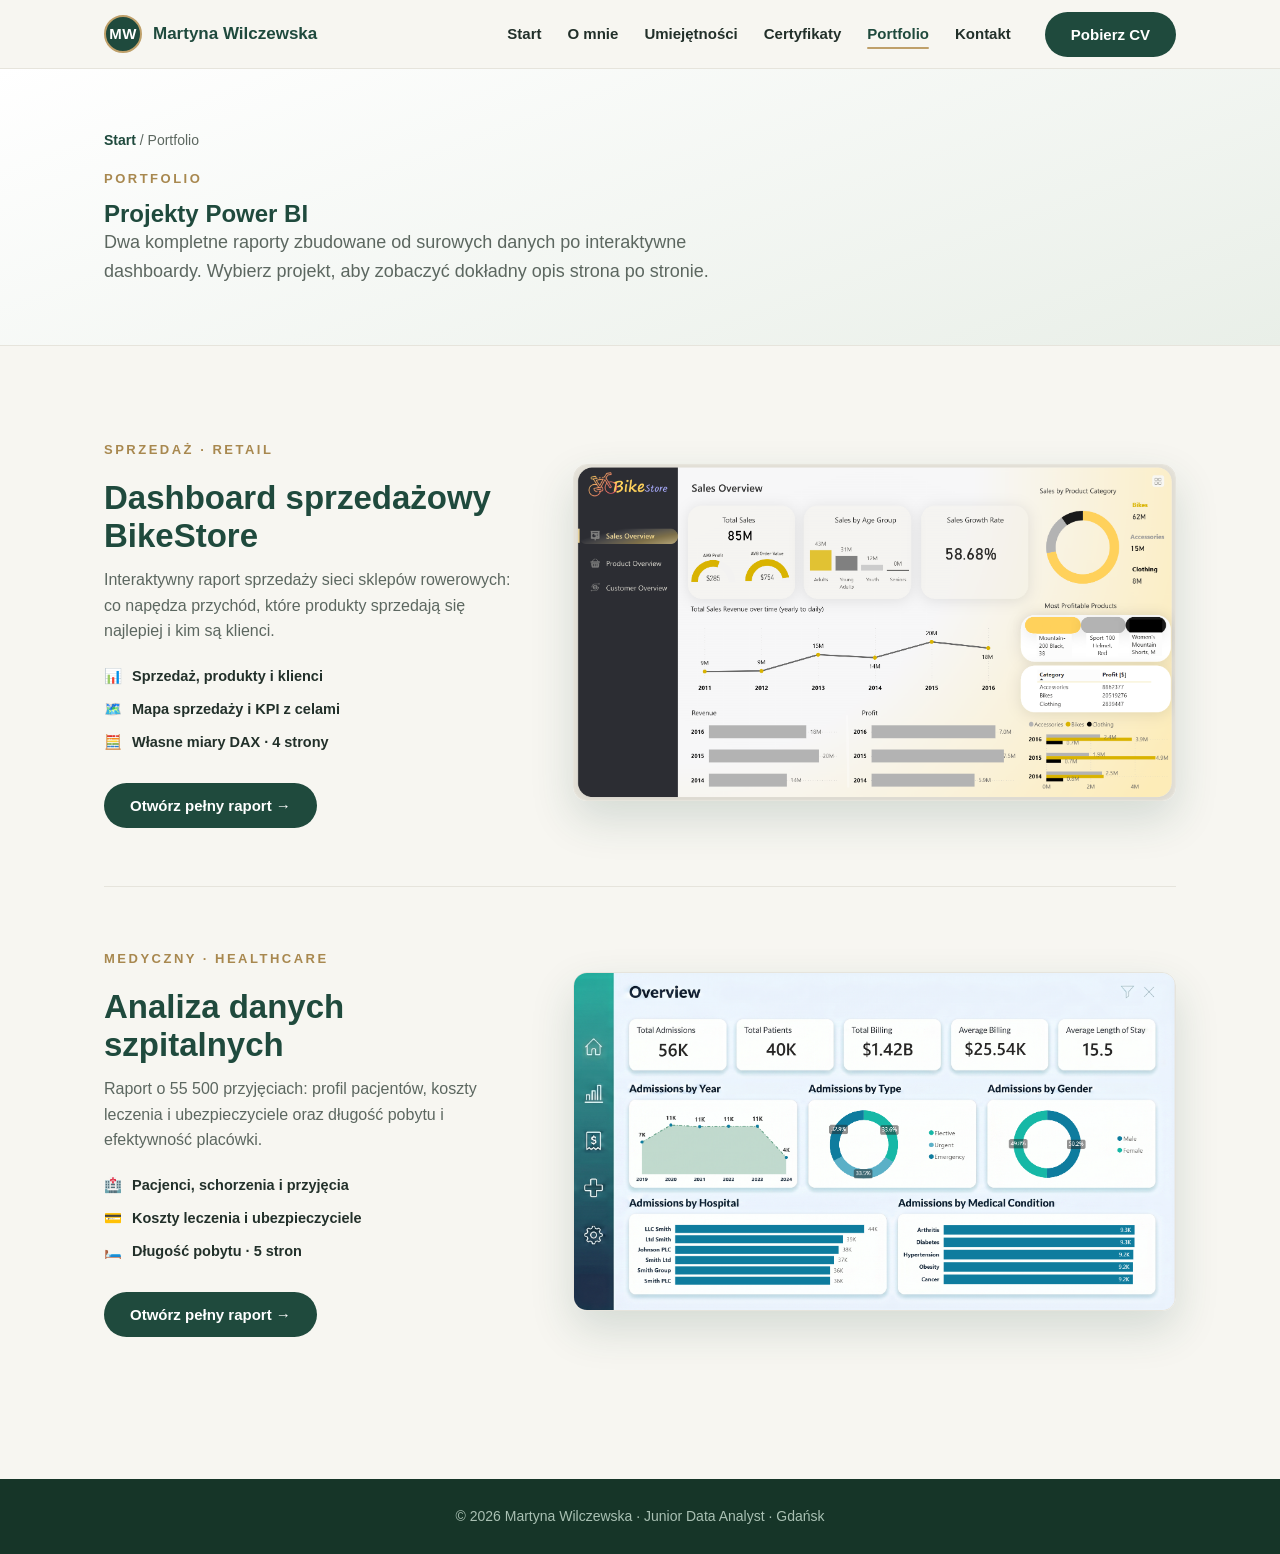
<file: portfolio.html>
<!DOCTYPE html>
<html lang="pl">
<head>
<meta charset="UTF-8">
<meta name="viewport" content="width=device-width, initial-scale=1.0">
<title>Portfolio | Martyna Wilczewska</title>
<meta name="description" content="Portfolio raportów Power BI: dashboard sprzedażowy BikeStore i analiza danych szpitalnych.">
<link rel="stylesheet" href="style.css">
<script>document.documentElement.classList.add('js');</script>
</head>
<body>

<header class="nav">
  <div class="container nav-inner">
    <a class="brand" href="index.html"><span class="logo">MW</span> Martyna Wilczewska</a>
    <button class="burger" aria-label="Menu"><span></span><span></span><span></span></button>
    <ul class="nav-links">
      <li><a href="index.html#start">Start</a></li>
      <li><a href="index.html#o-mnie">O mnie</a></li>
      <li><a href="index.html#umiejetnosci">Umiejętności</a></li>
      <li><a href="index.html#certyfikaty">Certyfikaty</a></li>
      <li><a href="portfolio.html" class="active nav-portfolio">Portfolio</a></li>
      <li><a href="index.html#kontakt">Kontakt</a></li>
      <li class="nav-cta"><a class="btn btn-primary" href="CV_Martyna_Wilczewska.pdf" download>Pobierz CV</a></li>
    </ul>
  </div>
</header>

<section class="page-hero">
  <div class="container">
    <div class="crumbs"><a href="index.html">Start</a> / Portfolio</div>
    <span class="eyebrow">Portfolio</span>
    <h1 class="title">Projekty Power BI</h1>
    <p class="lead">Dwa kompletne raporty zbudowane od surowych danych po interaktywne dashboardy. Wybierz projekt, aby zobaczyć dokładny opis strona po stronie.</p>
  </div>
</section>

<section>
  <div class="container">
    <div class="pf-list">

      <article class="pf-block reveal">
        <div class="pf-text">
          <span class="eyebrow">Sprzedaż · Retail</span>
          <h2>Dashboard sprzedażowy BikeStore</h2>
          <p>Interaktywny raport sprzedaży sieci sklepów rowerowych: co napędza przychód, które produkty sprzedają się najlepiej i kim są klienci.</p>
          <ul class="pf-points">
            <li><span>📊</span> Sprzedaż, produkty i klienci</li>
            <li><span>🗺️</span> Mapa sprzedaży i KPI z celami</li>
            <li><span>🧮</span> Własne miary DAX · 4 strony</li>
          </ul>
          <a class="btn btn-primary" href="raport-bikestore.html">Otwórz pełny raport →</a>
        </div>
        <a class="pf-shot" href="raport-bikestore.html"><img src="img/raport-bikestore/bike-2.png" alt="Dashboard BikeStore: Sales Overview"></a>
      </article>

      <article class="pf-block reveal">
        <div class="pf-text">
          <span class="eyebrow">Medyczny · Healthcare</span>
          <h2>Analiza danych szpitalnych</h2>
          <p>Raport o 55 500 przyjęciach: profil pacjentów, koszty leczenia i ubezpieczyciele oraz długość pobytu i efektywność placówki.</p>
          <ul class="pf-points">
            <li><span>🏥</span> Pacjenci, schorzenia i przyjęcia</li>
            <li><span>💳</span> Koszty leczenia i ubezpieczyciele</li>
            <li><span>🛏️</span> Długość pobytu · 5 stron</li>
          </ul>
          <a class="btn btn-primary" href="raport-medyczny.html">Otwórz pełny raport →</a>
        </div>
        <a class="pf-shot" href="raport-medyczny.html"><img src="img/raport-medyczny/med-2.png" alt="Dashboard medyczny: Overview"></a>
      </article>

    </div>
  </div>
</section>

<footer class="footer">
  <div class="container">© <span data-year></span> Martyna Wilczewska · Junior Data Analyst · Gdańsk</div>
</footer>

<script src="script.js"></script>
</body>
</html>
</file>
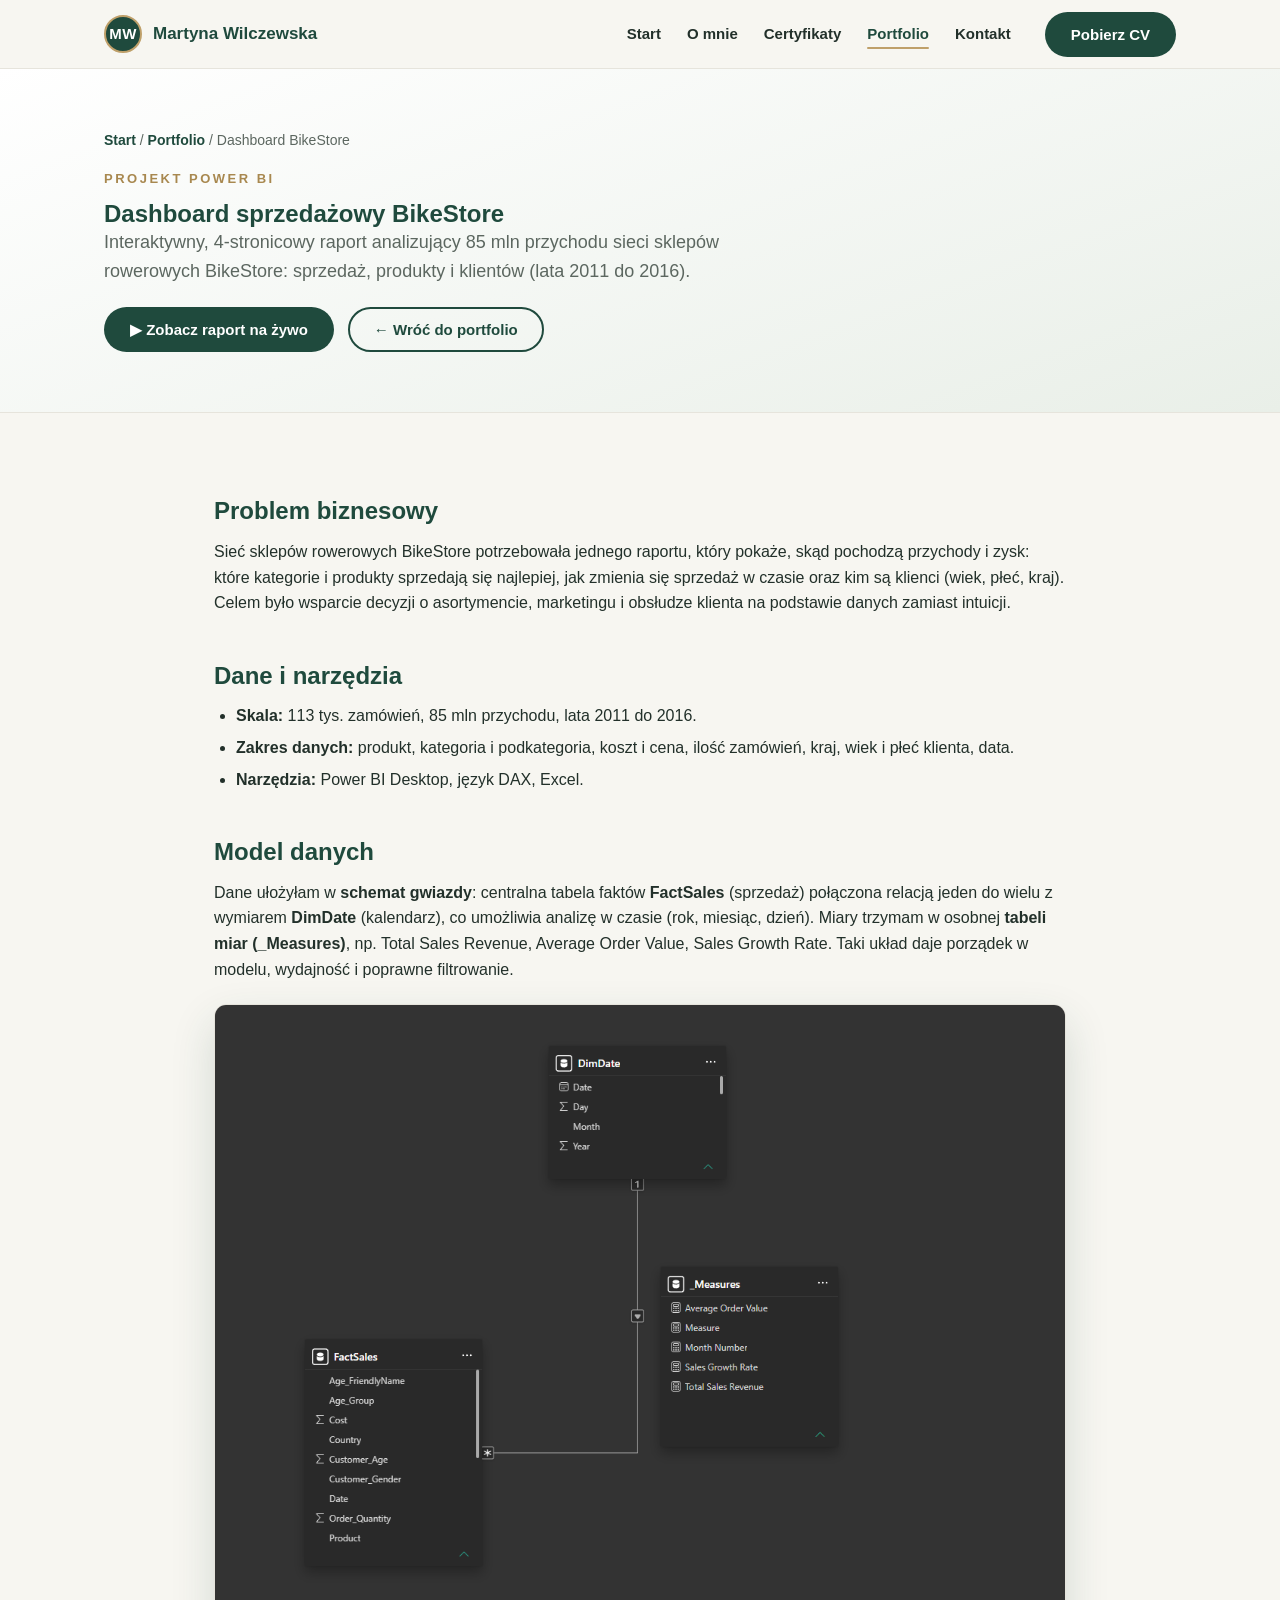
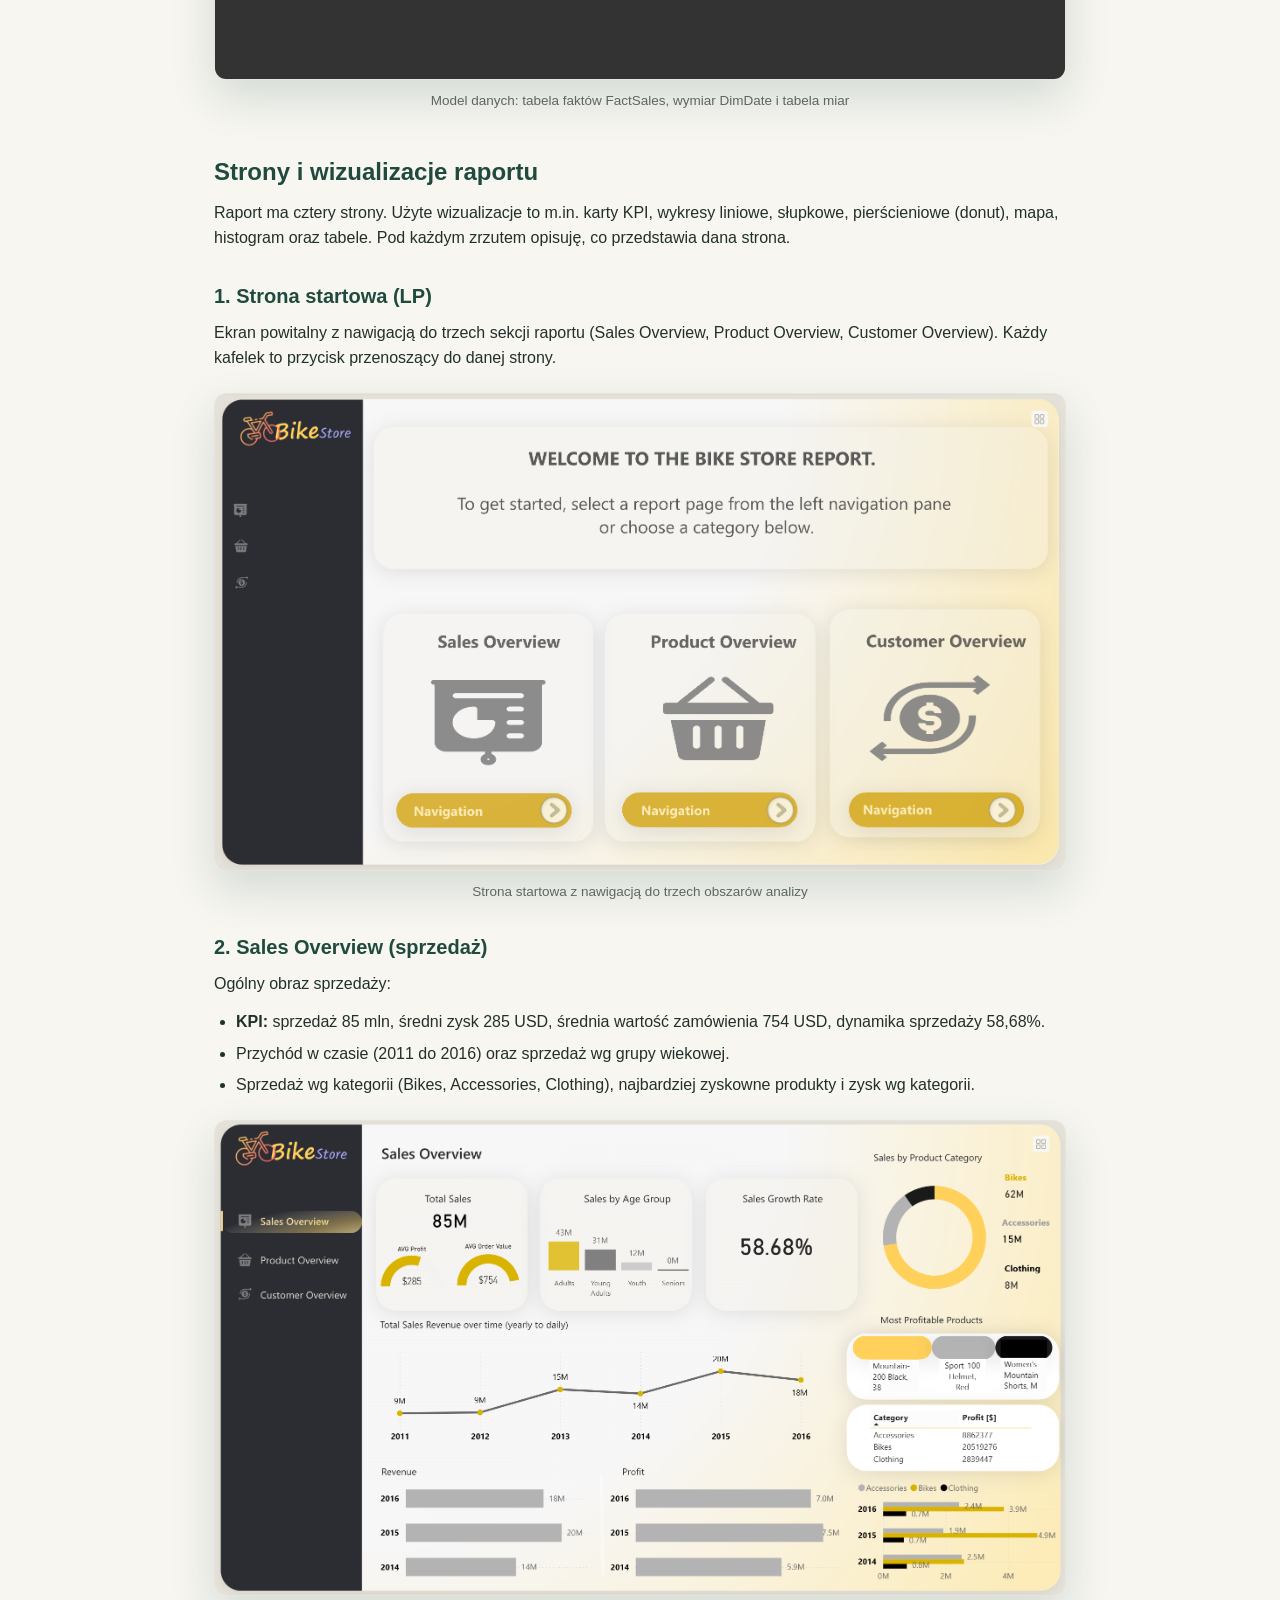
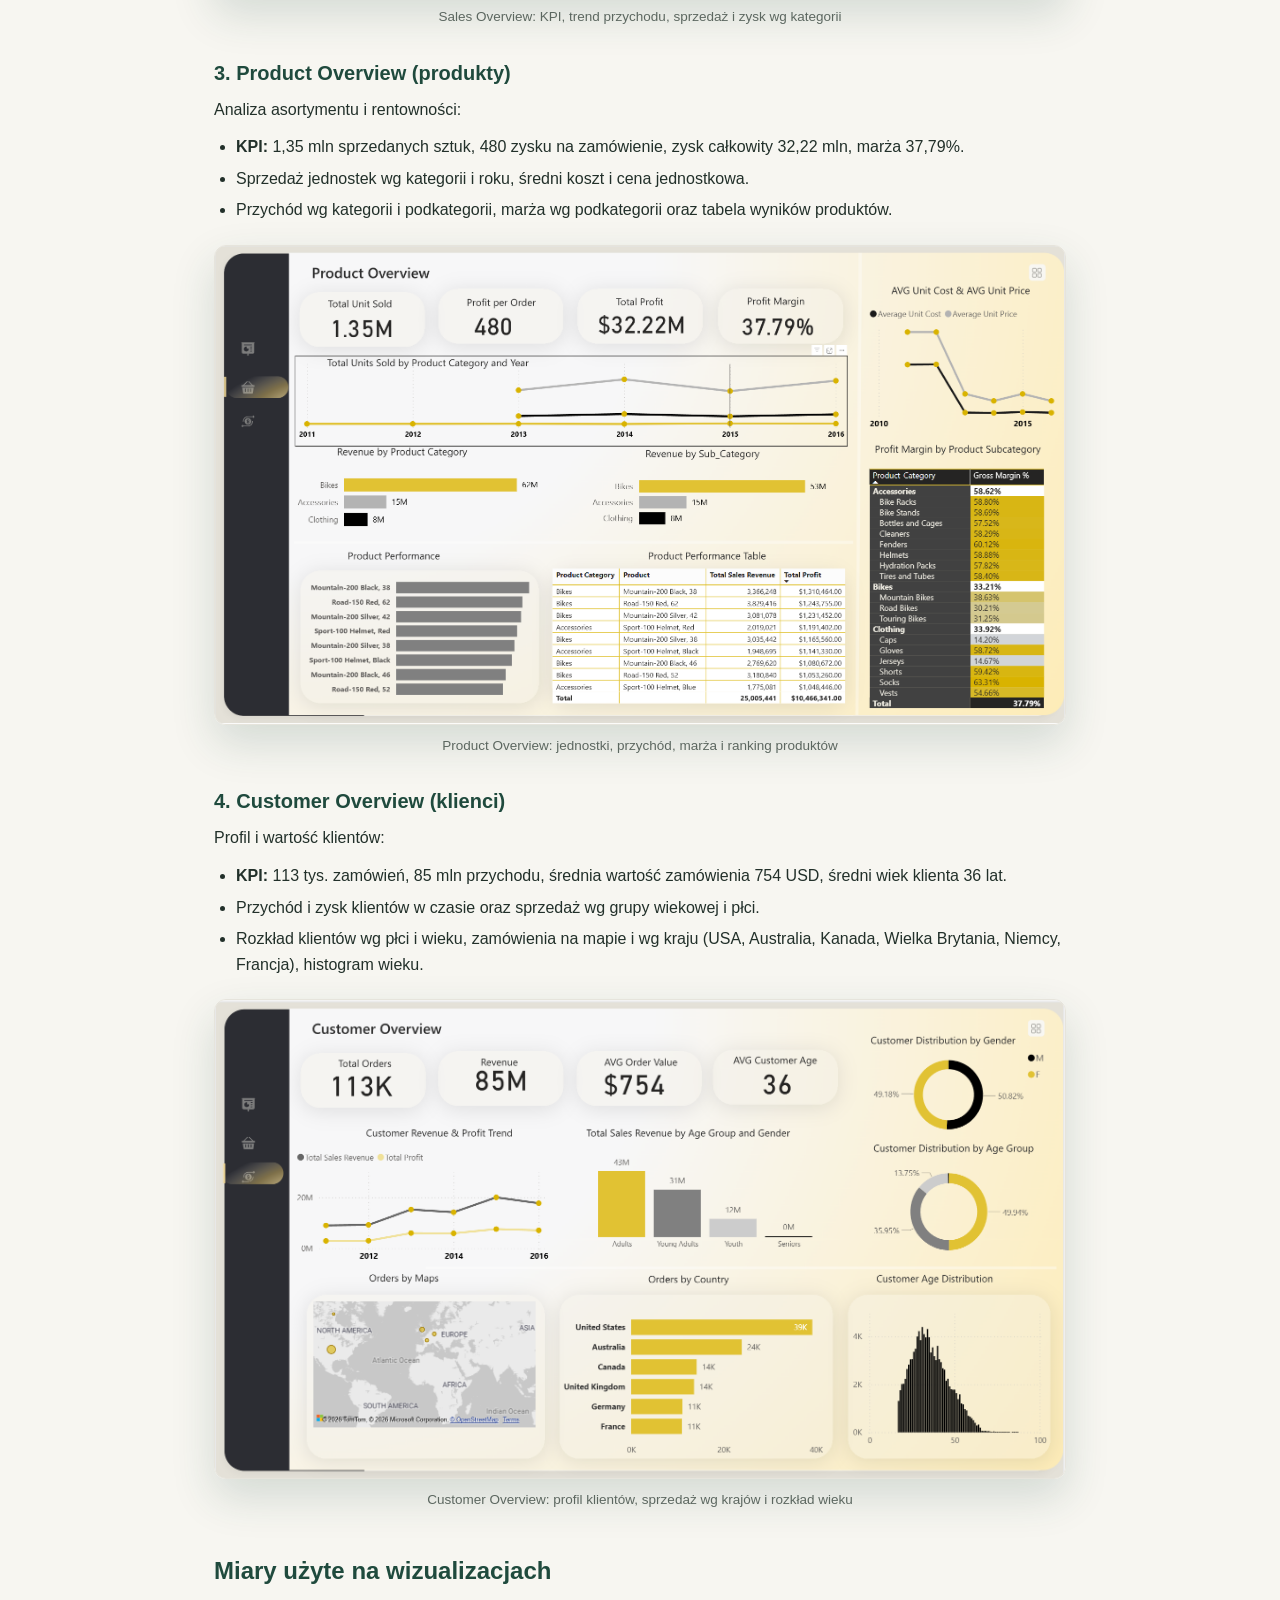
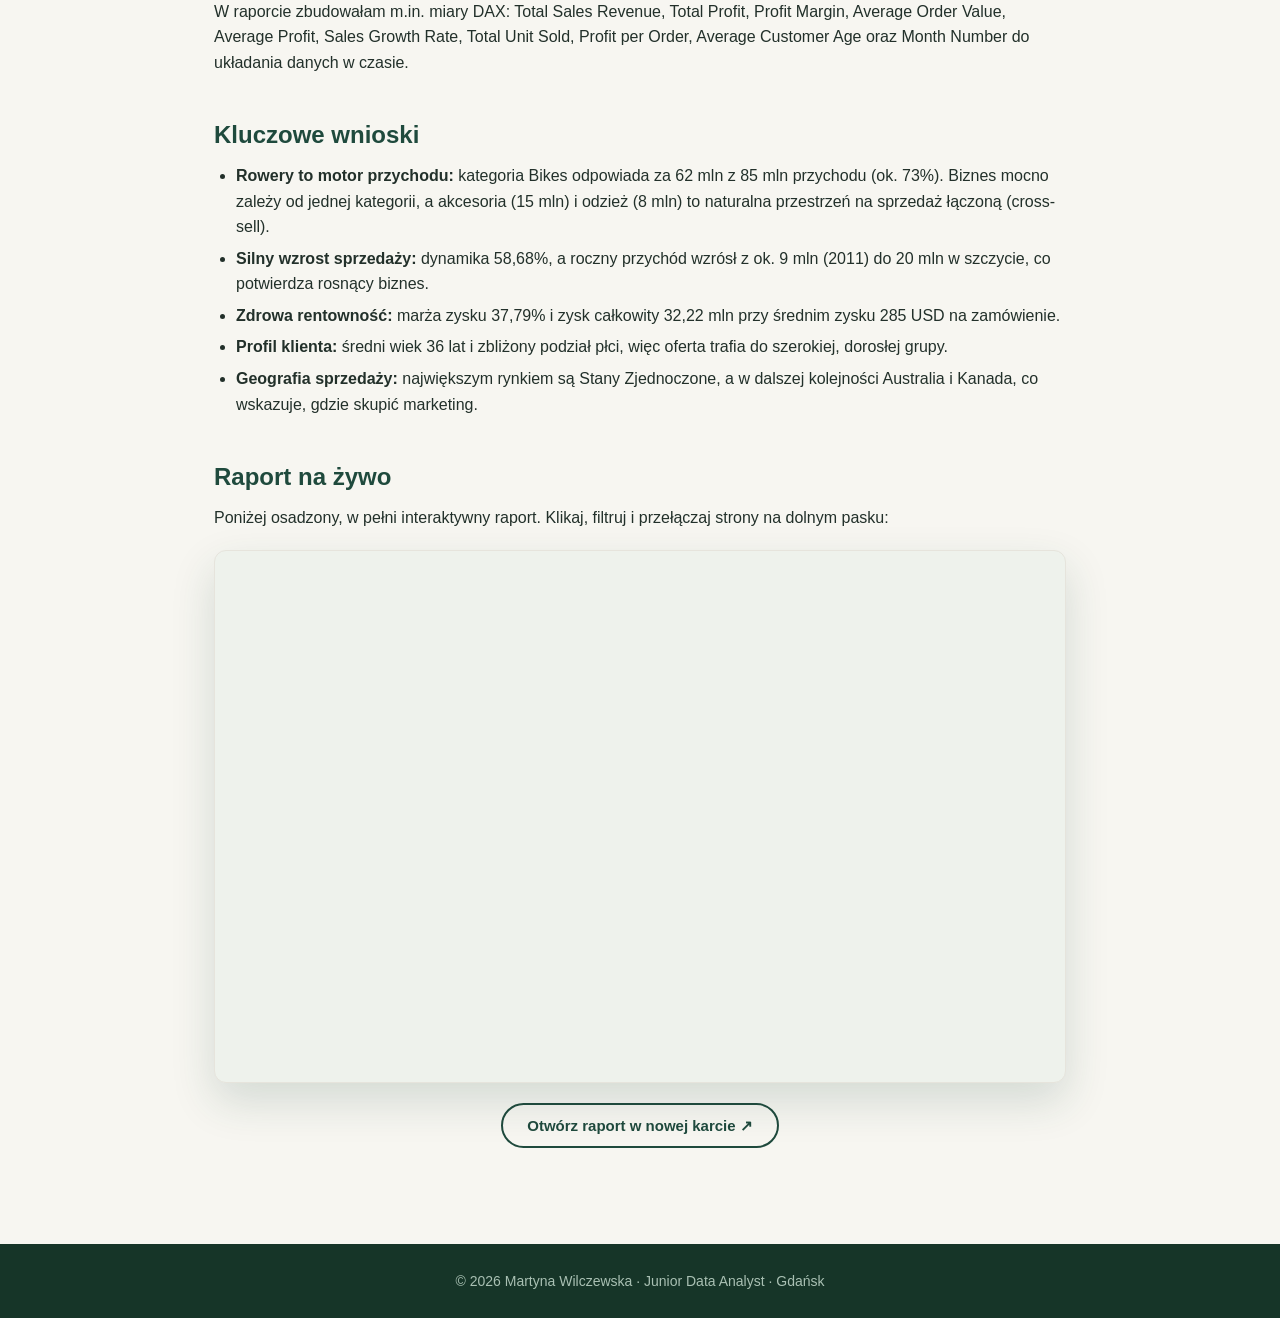
<file: raport-bikestore.html>
<!DOCTYPE html>
<html lang="pl">
<head>
<meta charset="UTF-8">
<meta name="viewport" content="width=device-width, initial-scale=1.0">
<title>Dashboard sprzedażowy BikeStore | Martyna Wilczewska</title>
<meta name="description" content="Projekt Power BI: 4-stronicowy dashboard sprzedażowy BikeStore. 85 mln przychodu, analiza sprzedaży, produktów i klientów.">
<link rel="stylesheet" href="style.css">
<script>document.documentElement.classList.add('js');</script>
</head>
<body>

<header class="nav">
  <div class="container nav-inner">
    <a class="brand" href="index.html"><span class="logo">MW</span> Martyna Wilczewska</a>
    <button class="burger" aria-label="Menu"><span></span><span></span><span></span></button>
    <ul class="nav-links">
      <li><a href="index.html#start">Start</a></li>
      <li><a href="index.html#o-mnie">O mnie</a></li>
      <li><a href="index.html#certyfikaty">Certyfikaty</a></li>
      <li><a href="portfolio.html" class="active nav-portfolio">Portfolio</a></li>
      <li><a href="index.html#kontakt">Kontakt</a></li>
      <li class="nav-cta"><a class="btn btn-primary" href="CV_Martyna_Wilczewska.pdf" download>Pobierz CV</a></li>
    </ul>
  </div>
</header>

<section class="page-hero">
  <div class="container">
    <div class="crumbs"><a href="index.html">Start</a> / <a href="portfolio.html">Portfolio</a> / Dashboard BikeStore</div>
    <span class="eyebrow">Projekt Power BI</span>
    <h1 class="title">Dashboard sprzedażowy BikeStore</h1>
    <p class="lead">Interaktywny, 4-stronicowy raport analizujący 85 mln przychodu sieci sklepów rowerowych BikeStore: sprzedaż, produkty i klientów (lata 2011 do 2016).</p>
    <div class="hero-actions" style="margin-top:22px">
      <a class="btn btn-primary" href="#zywo">▶ Zobacz raport na żywo</a>
      <a class="btn btn-outline" href="portfolio.html">← Wróć do portfolio</a>
    </div>
  </div>
</section>

<section>
  <div class="container report-section">

    <h2 class="reveal">Problem biznesowy</h2>
    <p class="reveal">Sieć sklepów rowerowych BikeStore potrzebowała jednego raportu, który pokaże, skąd pochodzą przychody i zysk: które kategorie i produkty sprzedają się najlepiej, jak zmienia się sprzedaż w czasie oraz kim są klienci (wiek, płeć, kraj). Celem było wsparcie decyzji o asortymencie, marketingu i obsłudze klienta na podstawie danych zamiast intuicji.</p>

    <h2 class="reveal" style="margin-top:46px">Dane i narzędzia</h2>
    <ul class="reveal">
      <li><b>Skala:</b> 113 tys. zamówień, 85 mln przychodu, lata 2011 do 2016.</li>
      <li><b>Zakres danych:</b> produkt, kategoria i podkategoria, koszt i cena, ilość zamówień, kraj, wiek i płeć klienta, data.</li>
      <li><b>Narzędzia:</b> Power BI Desktop, język DAX, Excel.</li>
    </ul>

    <h2 class="reveal" style="margin-top:46px">Model danych</h2>
    <p class="reveal">Dane ułożyłam w <b>schemat gwiazdy</b>: centralna tabela faktów <b>FactSales</b> (sprzedaż) połączona relacją jeden do wielu z wymiarem <b>DimDate</b> (kalendarz), co umożliwia analizę w czasie (rok, miesiąc, dzień). Miary trzymam w osobnej <b>tabeli miar (_Measures)</b>, np. Total Sales Revenue, Average Order Value, Sales Growth Rate. Taki układ daje porządek w modelu, wydajność i poprawne filtrowanie.</p>
    <div class="shot reveal"><img src="img/raport-bikestore/bikestat.png" alt="Model danych BikeStore: schemat gwiazdy"><div class="cap">Model danych: tabela faktów FactSales, wymiar DimDate i tabela miar</div></div>

    <h2 class="reveal" style="margin-top:46px">Strony i wizualizacje raportu</h2>
    <p class="reveal">Raport ma cztery strony. Użyte wizualizacje to m.in. karty KPI, wykresy liniowe, słupkowe, pierścieniowe (donut), mapa, histogram oraz tabele. Pod każdym zrzutem opisuję, co przedstawia dana strona.</p>

    <!-- 1 -->
    <h3 class="reveal">1. Strona startowa (LP)</h3>
    <p class="reveal">Ekran powitalny z nawigacją do trzech sekcji raportu (Sales Overview, Product Overview, Customer Overview). Każdy kafelek to przycisk przenoszący do danej strony.</p>
    <div class="shot reveal"><img src="img/raport-bikestore/bike-1.png" alt="Strona startowa raportu BikeStore"><div class="cap">Strona startowa z nawigacją do trzech obszarów analizy</div></div>

    <!-- 2 -->
    <h3 class="reveal">2. Sales Overview (sprzedaż)</h3>
    <p class="reveal">Ogólny obraz sprzedaży:</p>
    <ul class="reveal">
      <li><b>KPI:</b> sprzedaż 85 mln, średni zysk 285 USD, średnia wartość zamówienia 754 USD, dynamika sprzedaży 58,68%.</li>
      <li>Przychód w czasie (2011 do 2016) oraz sprzedaż wg grupy wiekowej.</li>
      <li>Sprzedaż wg kategorii (Bikes, Accessories, Clothing), najbardziej zyskowne produkty i zysk wg kategorii.</li>
    </ul>
    <div class="shot reveal"><img src="img/raport-bikestore/bike-2.png" alt="Strona Sales Overview"><div class="cap">Sales Overview: KPI, trend przychodu, sprzedaż i zysk wg kategorii</div></div>

    <!-- 3 -->
    <h3 class="reveal">3. Product Overview (produkty)</h3>
    <p class="reveal">Analiza asortymentu i rentowności:</p>
    <ul class="reveal">
      <li><b>KPI:</b> 1,35 mln sprzedanych sztuk, 480 zysku na zamówienie, zysk całkowity 32,22 mln, marża 37,79%.</li>
      <li>Sprzedaż jednostek wg kategorii i roku, średni koszt i cena jednostkowa.</li>
      <li>Przychód wg kategorii i podkategorii, marża wg podkategorii oraz tabela wyników produktów.</li>
    </ul>
    <div class="shot reveal"><img src="img/raport-bikestore/bike-3.png" alt="Strona Product Overview"><div class="cap">Product Overview: jednostki, przychód, marża i ranking produktów</div></div>

    <!-- 4 -->
    <h3 class="reveal">4. Customer Overview (klienci)</h3>
    <p class="reveal">Profil i wartość klientów:</p>
    <ul class="reveal">
      <li><b>KPI:</b> 113 tys. zamówień, 85 mln przychodu, średnia wartość zamówienia 754 USD, średni wiek klienta 36 lat.</li>
      <li>Przychód i zysk klientów w czasie oraz sprzedaż wg grupy wiekowej i płci.</li>
      <li>Rozkład klientów wg płci i wieku, zamówienia na mapie i wg kraju (USA, Australia, Kanada, Wielka Brytania, Niemcy, Francja), histogram wieku.</li>
    </ul>
    <div class="shot reveal"><img src="img/raport-bikestore/bike-4.png" alt="Strona Customer Overview"><div class="cap">Customer Overview: profil klientów, sprzedaż wg krajów i rozkład wieku</div></div>

    <h2 class="reveal" style="margin-top:46px">Miary użyte na wizualizacjach</h2>
    <p class="reveal">W raporcie zbudowałam m.in. miary DAX: Total Sales Revenue, Total Profit, Profit Margin, Average Order Value, Average Profit, Sales Growth Rate, Total Unit Sold, Profit per Order, Average Customer Age oraz Month Number do układania danych w czasie.</p>

    <h2 class="reveal" style="margin-top:46px">Kluczowe wnioski</h2>
    <ul class="reveal">
      <li><b>Rowery to motor przychodu:</b> kategoria Bikes odpowiada za 62 mln z 85 mln przychodu (ok. 73%). Biznes mocno zależy od jednej kategorii, a akcesoria (15 mln) i odzież (8 mln) to naturalna przestrzeń na sprzedaż łączoną (cross-sell).</li>
      <li><b>Silny wzrost sprzedaży:</b> dynamika 58,68%, a roczny przychód wzrósł z ok. 9 mln (2011) do 20 mln w szczycie, co potwierdza rosnący biznes.</li>
      <li><b>Zdrowa rentowność:</b> marża zysku 37,79% i zysk całkowity 32,22 mln przy średnim zysku 285 USD na zamówienie.</li>
      <li><b>Profil klienta:</b> średni wiek 36 lat i zbliżony podział płci, więc oferta trafia do szerokiej, dorosłej grupy.</li>
      <li><b>Geografia sprzedaży:</b> największym rynkiem są Stany Zjednoczone, a w dalszej kolejności Australia i Kanada, co wskazuje, gdzie skupić marketing.</li>
    </ul>

    <!-- ŻYWY RAPORT -->
    <h2 id="zywo" class="reveal" style="margin-top:46px">Raport na żywo</h2>
    <p class="reveal">Poniżej osadzony, w pełni interaktywny raport. Klikaj, filtruj i przełączaj strony na dolnym pasku:</p>
    <div class="embed reveal"><iframe title="BikeStore Dashboard" src="https://app.powerbi.com/view?r=eyJrIjoiNTM2NTViMTUtNzNhOS00NTUyLTkyMTEtZGVlNzQ0NDcyYWVkIiwidCI6IjNkZmU5YWI2LTgxYmYtNDkxYy1iNjcwLTAxYzgyNGEwOWUxOSJ9" allowfullscreen></iframe></div>
    <p class="reveal" style="text-align:center;margin-top:14px"><a class="btn btn-outline" href="https://app.powerbi.com/view?r=eyJrIjoiNTM2NTViMTUtNzNhOS00NTUyLTkyMTEtZGVlNzQ0NDcyYWVkIiwidCI6IjNkZmU5YWI2LTgxYmYtNDkxYy1iNjcwLTAxYzgyNGEwOWUxOSJ9" target="_blank" rel="noopener">Otwórz raport w nowej karcie ↗</a></p>

  </div>
</section>

<footer class="footer">
  <div class="container">© <span data-year></span> Martyna Wilczewska · Junior Data Analyst · Gdańsk</div>
</footer>

<script src="script.js"></script>
</body>
</html>
</file>
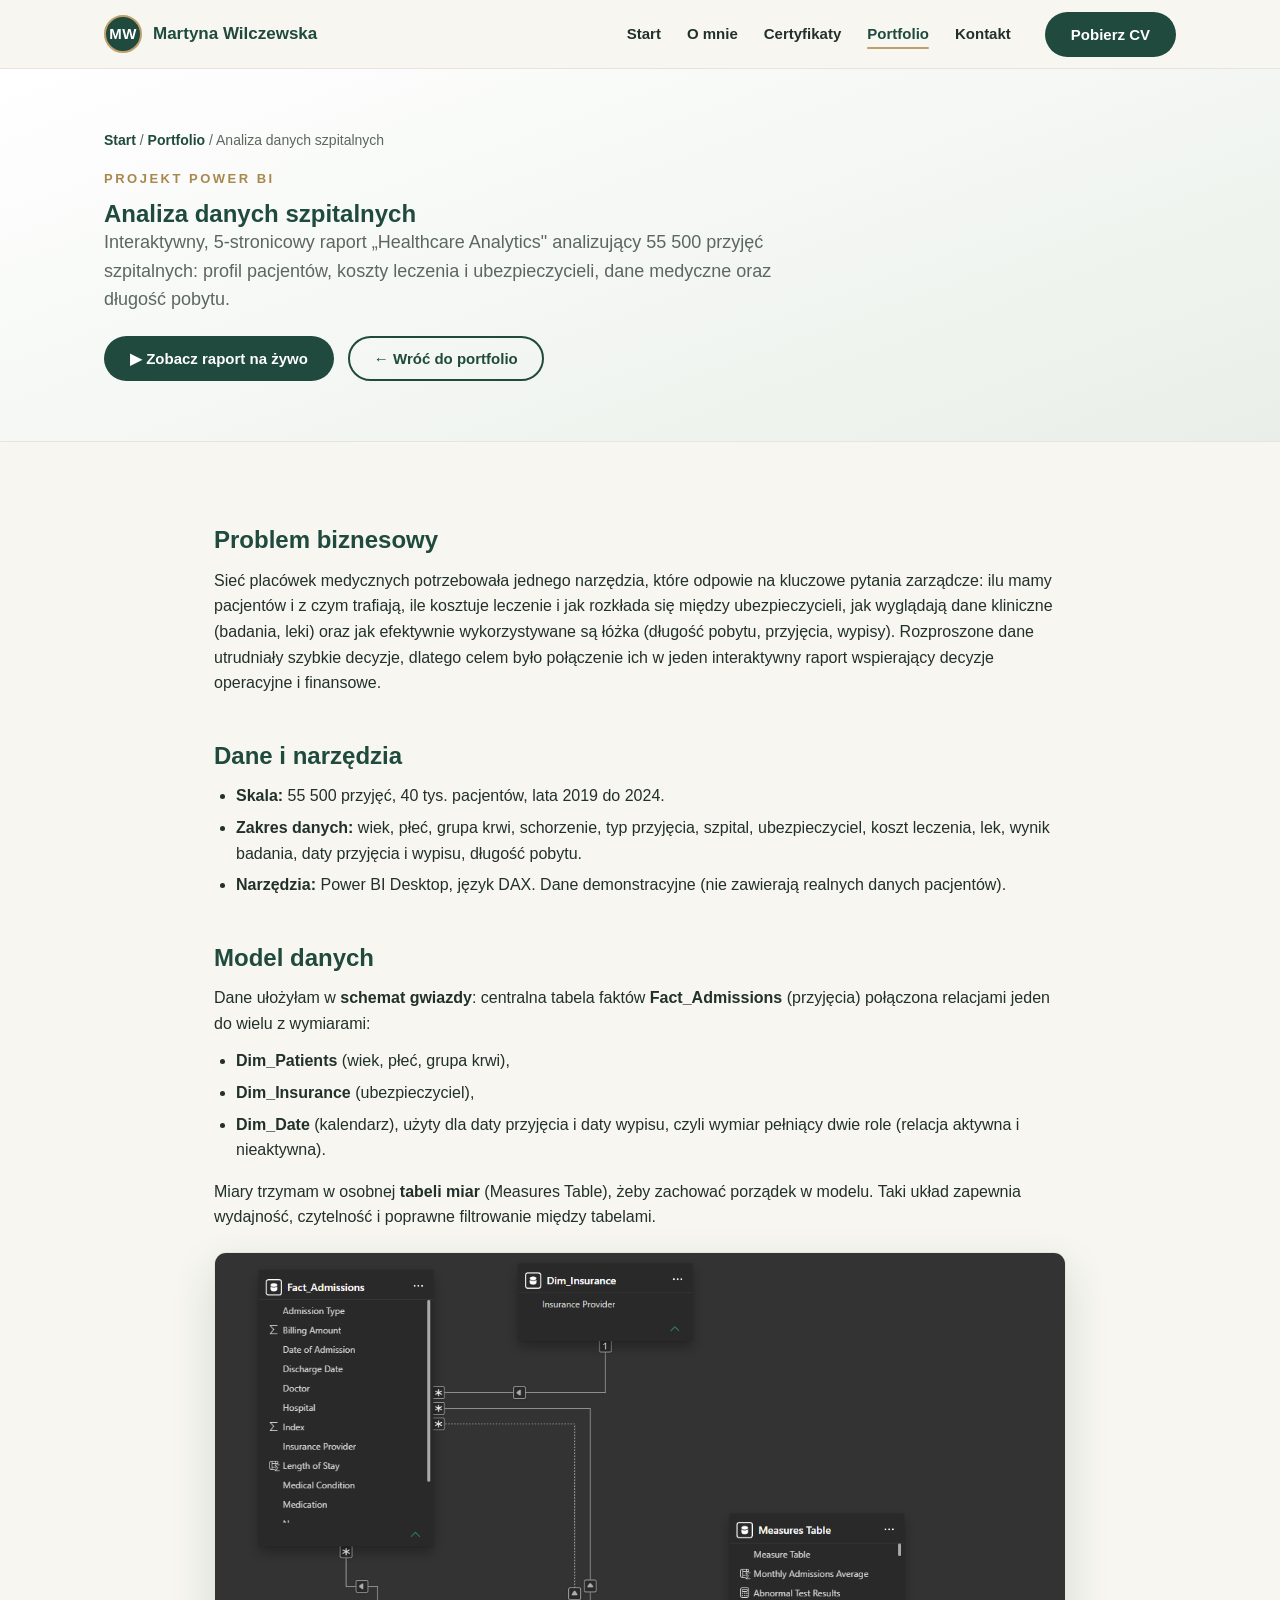
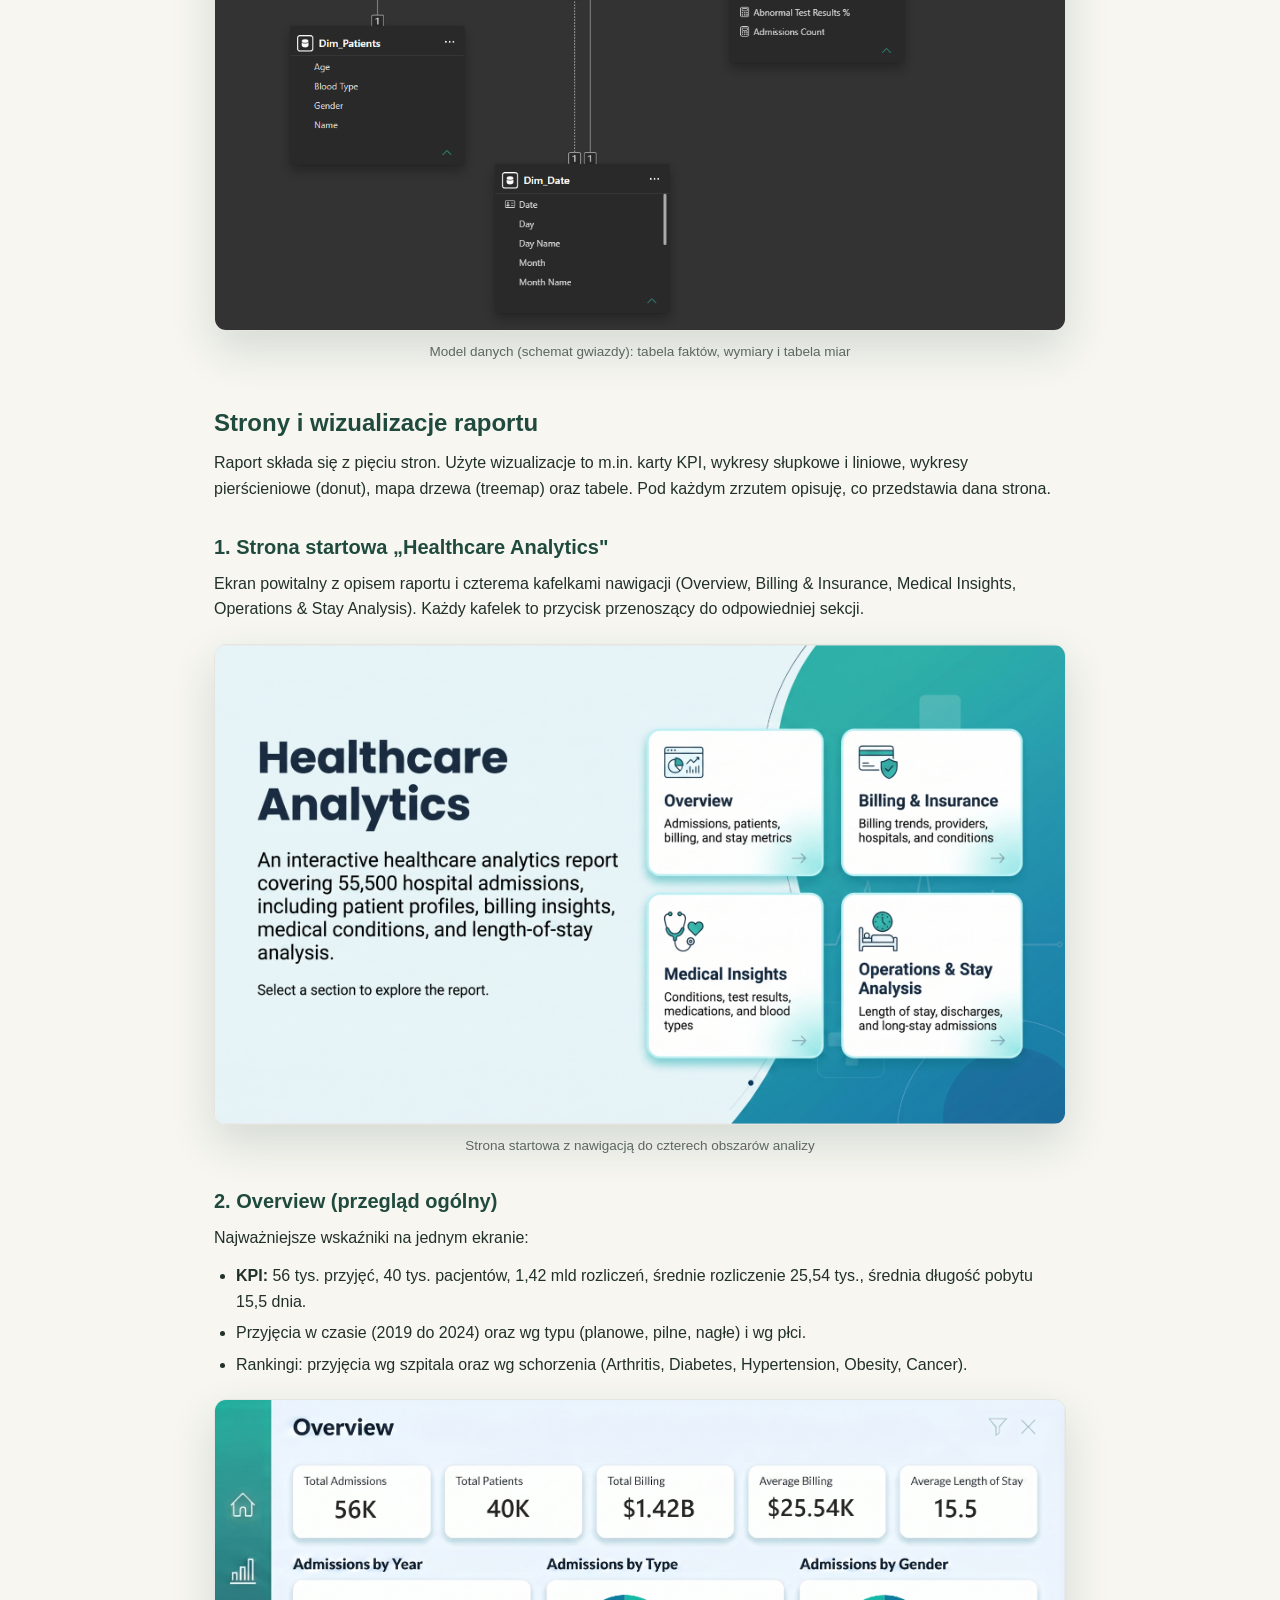
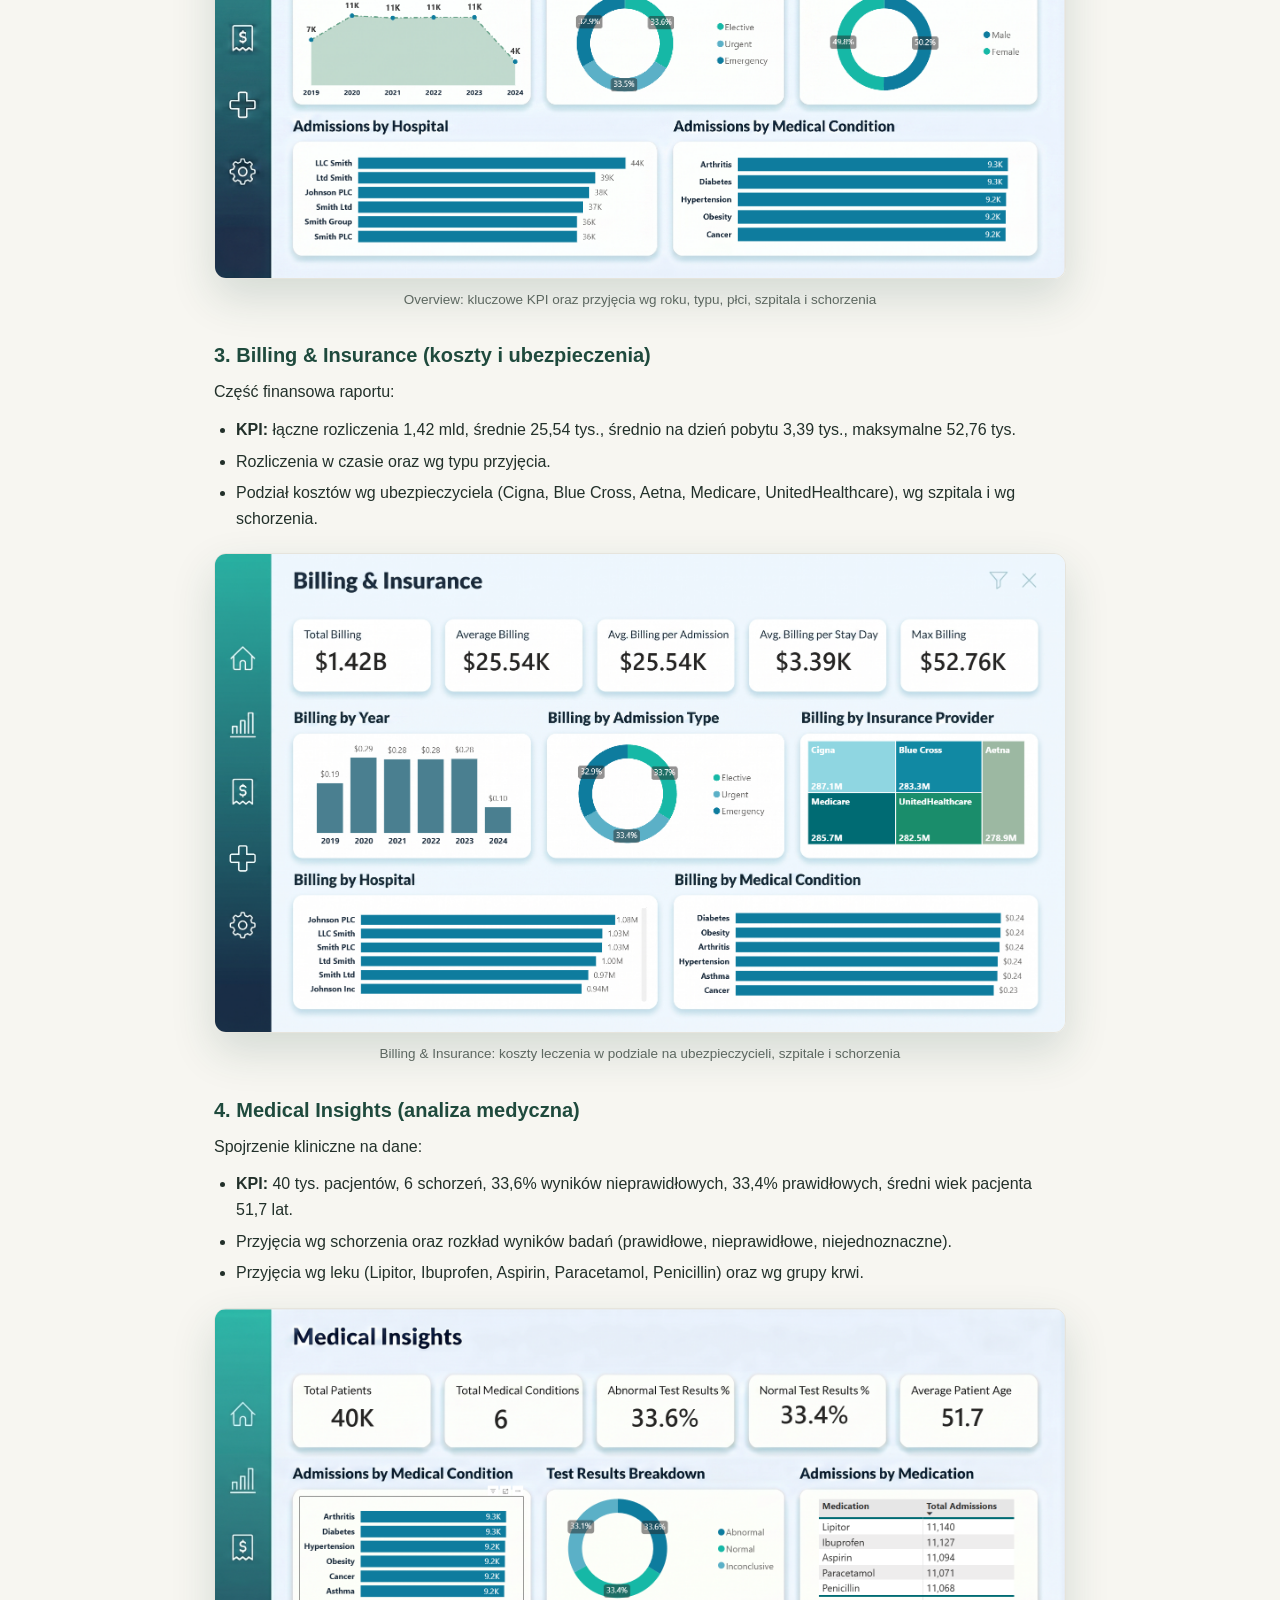
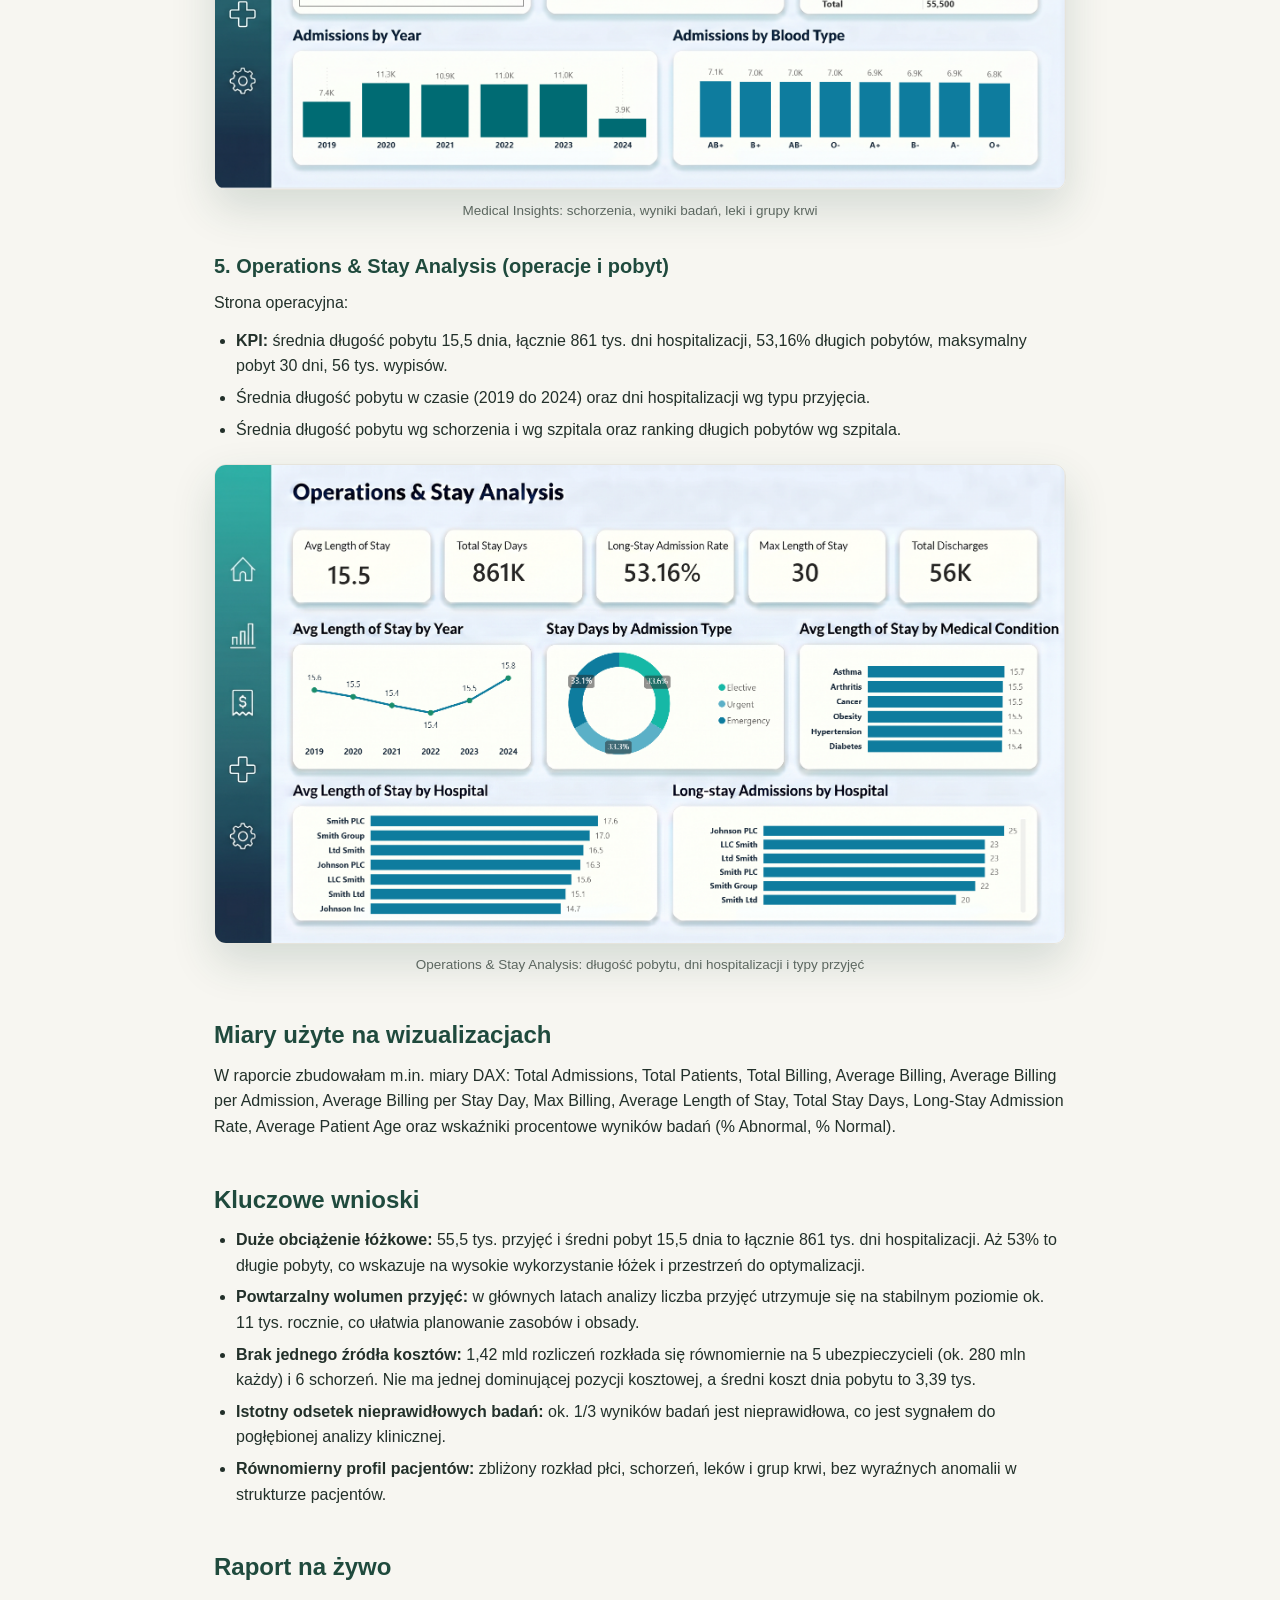
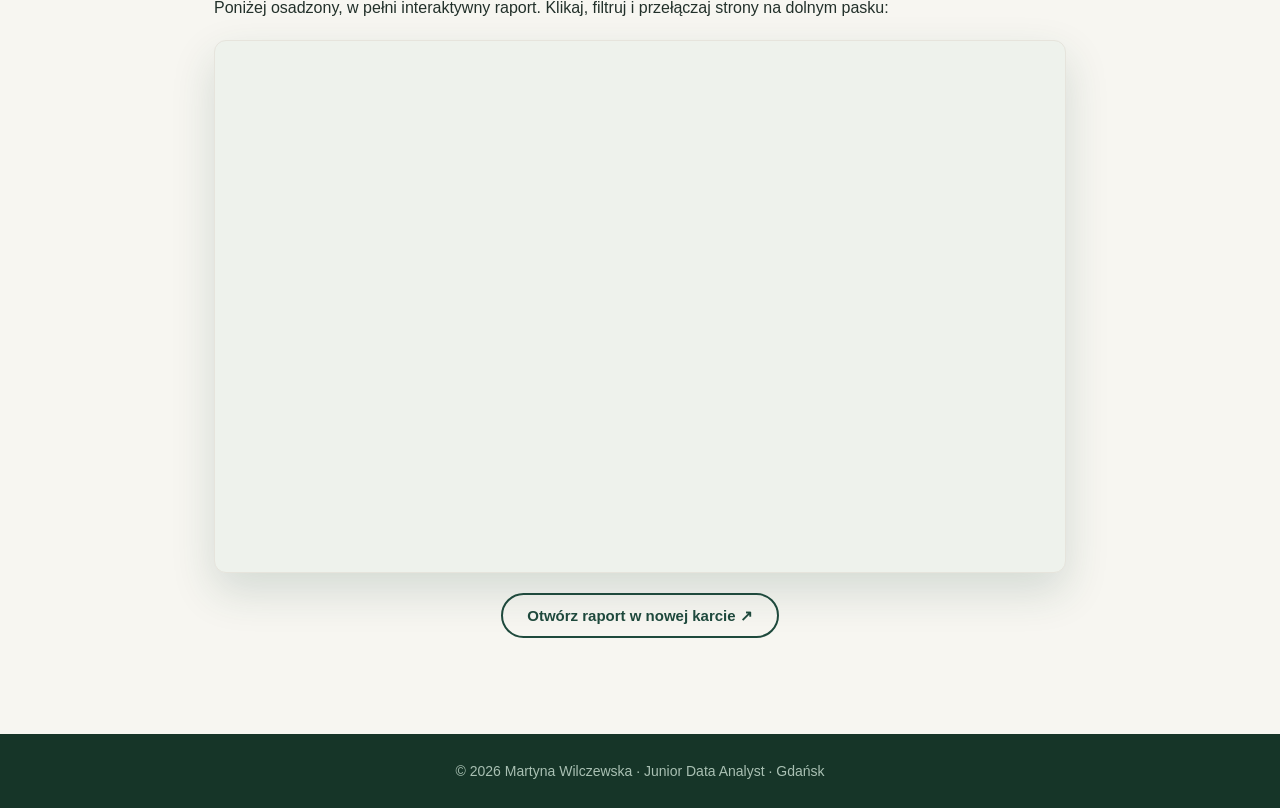
<file: raport-medyczny.html>
<!DOCTYPE html>
<html lang="pl">
<head>
<meta charset="UTF-8">
<meta name="viewport" content="width=device-width, initial-scale=1.0">
<title>Analiza danych szpitalnych | Martyna Wilczewska</title>
<meta name="description" content="Projekt Power BI: 5-stronicowy raport analizy danych szpitalnych. 55 500 przyjęć, koszty leczenia, ubezpieczyciele, profil pacjentów, długość pobytu.">
<link rel="stylesheet" href="style.css">
<script>document.documentElement.classList.add('js');</script>
</head>
<body>

<header class="nav">
  <div class="container nav-inner">
    <a class="brand" href="index.html"><span class="logo">MW</span> Martyna Wilczewska</a>
    <button class="burger" aria-label="Menu"><span></span><span></span><span></span></button>
    <ul class="nav-links">
      <li><a href="index.html#start">Start</a></li>
      <li><a href="index.html#o-mnie">O mnie</a></li>
      <li><a href="index.html#certyfikaty">Certyfikaty</a></li>
      <li><a href="portfolio.html" class="active nav-portfolio">Portfolio</a></li>
      <li><a href="index.html#kontakt">Kontakt</a></li>
      <li class="nav-cta"><a class="btn btn-primary" href="CV_Martyna_Wilczewska.pdf" download>Pobierz CV</a></li>
    </ul>
  </div>
</header>

<section class="page-hero">
  <div class="container">
    <div class="crumbs"><a href="index.html">Start</a> / <a href="portfolio.html">Portfolio</a> / Analiza danych szpitalnych</div>
    <span class="eyebrow">Projekt Power BI</span>
    <h1 class="title">Analiza danych szpitalnych</h1>
    <p class="lead">Interaktywny, 5-stronicowy raport „Healthcare Analytics" analizujący 55 500 przyjęć szpitalnych: profil pacjentów, koszty leczenia i ubezpieczycieli, dane medyczne oraz długość pobytu.</p>
    <div class="hero-actions" style="margin-top:22px">
      <a class="btn btn-primary" href="#zywo">▶ Zobacz raport na żywo</a>
      <a class="btn btn-outline" href="portfolio.html">← Wróć do portfolio</a>
    </div>
  </div>
</section>

<section>
  <div class="container report-section">

    <h2 class="reveal">Problem biznesowy</h2>
    <p class="reveal">Sieć placówek medycznych potrzebowała jednego narzędzia, które odpowie na kluczowe pytania zarządcze: ilu mamy pacjentów i z czym trafiają, ile kosztuje leczenie i jak rozkłada się między ubezpieczycieli, jak wyglądają dane kliniczne (badania, leki) oraz jak efektywnie wykorzystywane są łóżka (długość pobytu, przyjęcia, wypisy). Rozproszone dane utrudniały szybkie decyzje, dlatego celem było połączenie ich w jeden interaktywny raport wspierający decyzje operacyjne i finansowe.</p>

    <h2 class="reveal" style="margin-top:46px">Dane i narzędzia</h2>
    <ul class="reveal">
      <li><b>Skala:</b> 55 500 przyjęć, 40 tys. pacjentów, lata 2019 do 2024.</li>
      <li><b>Zakres danych:</b> wiek, płeć, grupa krwi, schorzenie, typ przyjęcia, szpital, ubezpieczyciel, koszt leczenia, lek, wynik badania, daty przyjęcia i wypisu, długość pobytu.</li>
      <li><b>Narzędzia:</b> Power BI Desktop, język DAX. Dane demonstracyjne (nie zawierają realnych danych pacjentów).</li>
    </ul>

    <h2 class="reveal" style="margin-top:46px">Model danych</h2>
    <p class="reveal">Dane ułożyłam w <b>schemat gwiazdy</b>: centralna tabela faktów <b>Fact_Admissions</b> (przyjęcia) połączona relacjami jeden do wielu z wymiarami:</p>
    <ul class="reveal">
      <li><b>Dim_Patients</b> (wiek, płeć, grupa krwi),</li>
      <li><b>Dim_Insurance</b> (ubezpieczyciel),</li>
      <li><b>Dim_Date</b> (kalendarz), użyty dla daty przyjęcia i daty wypisu, czyli wymiar pełniący dwie role (relacja aktywna i nieaktywna).</li>
    </ul>
    <p class="reveal">Miary trzymam w osobnej <b>tabeli miar</b> (Measures Table), żeby zachować porządek w modelu. Taki układ zapewnia wydajność, czytelność i poprawne filtrowanie między tabelami.</p>
    <div class="shot reveal"><img src="img/raport-medyczny/medstat.png" alt="Model danych: schemat gwiazdy w Power BI"><div class="cap">Model danych (schemat gwiazdy): tabela faktów, wymiary i tabela miar</div></div>

    <h2 class="reveal" style="margin-top:46px">Strony i wizualizacje raportu</h2>
    <p class="reveal">Raport składa się z pięciu stron. Użyte wizualizacje to m.in. karty KPI, wykresy słupkowe i liniowe, wykresy pierścieniowe (donut), mapa drzewa (treemap) oraz tabele. Pod każdym zrzutem opisuję, co przedstawia dana strona.</p>

    <!-- 1 -->
    <h3 class="reveal">1. Strona startowa „Healthcare Analytics"</h3>
    <p class="reveal">Ekran powitalny z opisem raportu i czterema kafelkami nawigacji (Overview, Billing &amp; Insurance, Medical Insights, Operations &amp; Stay Analysis). Każdy kafelek to przycisk przenoszący do odpowiedniej sekcji.</p>
    <div class="shot reveal"><img src="img/raport-medyczny/med-1.png" alt="Strona startowa raportu Healthcare Analytics"><div class="cap">Strona startowa z nawigacją do czterech obszarów analizy</div></div>

    <!-- 2 -->
    <h3 class="reveal">2. Overview (przegląd ogólny)</h3>
    <p class="reveal">Najważniejsze wskaźniki na jednym ekranie:</p>
    <ul class="reveal">
      <li><b>KPI:</b> 56 tys. przyjęć, 40 tys. pacjentów, 1,42 mld rozliczeń, średnie rozliczenie 25,54 tys., średnia długość pobytu 15,5 dnia.</li>
      <li>Przyjęcia w czasie (2019 do 2024) oraz wg typu (planowe, pilne, nagłe) i wg płci.</li>
      <li>Rankingi: przyjęcia wg szpitala oraz wg schorzenia (Arthritis, Diabetes, Hypertension, Obesity, Cancer).</li>
    </ul>
    <div class="shot reveal"><img src="img/raport-medyczny/med-2.png" alt="Strona Overview: KPI i przekroje przyjęć"><div class="cap">Overview: kluczowe KPI oraz przyjęcia wg roku, typu, płci, szpitala i schorzenia</div></div>

    <!-- 3 -->
    <h3 class="reveal">3. Billing &amp; Insurance (koszty i ubezpieczenia)</h3>
    <p class="reveal">Część finansowa raportu:</p>
    <ul class="reveal">
      <li><b>KPI:</b> łączne rozliczenia 1,42 mld, średnie 25,54 tys., średnio na dzień pobytu 3,39 tys., maksymalne 52,76 tys.</li>
      <li>Rozliczenia w czasie oraz wg typu przyjęcia.</li>
      <li>Podział kosztów wg ubezpieczyciela (Cigna, Blue Cross, Aetna, Medicare, UnitedHealthcare), wg szpitala i wg schorzenia.</li>
    </ul>
    <div class="shot reveal"><img src="img/raport-medyczny/med-3.png" alt="Strona Billing & Insurance: analiza kosztów i ubezpieczycieli"><div class="cap">Billing &amp; Insurance: koszty leczenia w podziale na ubezpieczycieli, szpitale i schorzenia</div></div>

    <!-- 4 -->
    <h3 class="reveal">4. Medical Insights (analiza medyczna)</h3>
    <p class="reveal">Spojrzenie kliniczne na dane:</p>
    <ul class="reveal">
      <li><b>KPI:</b> 40 tys. pacjentów, 6 schorzeń, 33,6% wyników nieprawidłowych, 33,4% prawidłowych, średni wiek pacjenta 51,7 lat.</li>
      <li>Przyjęcia wg schorzenia oraz rozkład wyników badań (prawidłowe, nieprawidłowe, niejednoznaczne).</li>
      <li>Przyjęcia wg leku (Lipitor, Ibuprofen, Aspirin, Paracetamol, Penicillin) oraz wg grupy krwi.</li>
    </ul>
    <div class="shot reveal"><img src="img/raport-medyczny/med-4.png" alt="Strona Medical Insights: schorzenia, wyniki badań, leki, grupy krwi"><div class="cap">Medical Insights: schorzenia, wyniki badań, leki i grupy krwi</div></div>

    <!-- 5 -->
    <h3 class="reveal">5. Operations &amp; Stay Analysis (operacje i pobyt)</h3>
    <p class="reveal">Strona operacyjna:</p>
    <ul class="reveal">
      <li><b>KPI:</b> średnia długość pobytu 15,5 dnia, łącznie 861 tys. dni hospitalizacji, 53,16% długich pobytów, maksymalny pobyt 30 dni, 56 tys. wypisów.</li>
      <li>Średnia długość pobytu w czasie (2019 do 2024) oraz dni hospitalizacji wg typu przyjęcia.</li>
      <li>Średnia długość pobytu wg schorzenia i wg szpitala oraz ranking długich pobytów wg szpitala.</li>
    </ul>
    <div class="shot reveal"><img src="img/raport-medyczny/med-5.png" alt="Strona Operations & Stay Analysis"><div class="cap">Operations &amp; Stay Analysis: długość pobytu, dni hospitalizacji i typy przyjęć</div></div>

    <h2 class="reveal" style="margin-top:46px">Miary użyte na wizualizacjach</h2>
    <p class="reveal">W raporcie zbudowałam m.in. miary DAX: Total Admissions, Total Patients, Total Billing, Average Billing, Average Billing per Admission, Average Billing per Stay Day, Max Billing, Average Length of Stay, Total Stay Days, Long-Stay Admission Rate, Average Patient Age oraz wskaźniki procentowe wyników badań (% Abnormal, % Normal).</p>

    <h2 class="reveal" style="margin-top:46px">Kluczowe wnioski</h2>
    <ul class="reveal">
      <li><b>Duże obciążenie łóżkowe:</b> 55,5 tys. przyjęć i średni pobyt 15,5 dnia to łącznie 861 tys. dni hospitalizacji. Aż 53% to długie pobyty, co wskazuje na wysokie wykorzystanie łóżek i przestrzeń do optymalizacji.</li>
      <li><b>Powtarzalny wolumen przyjęć:</b> w głównych latach analizy liczba przyjęć utrzymuje się na stabilnym poziomie ok. 11 tys. rocznie, co ułatwia planowanie zasobów i obsady.</li>
      <li><b>Brak jednego źródła kosztów:</b> 1,42 mld rozliczeń rozkłada się równomiernie na 5 ubezpieczycieli (ok. 280 mln każdy) i 6 schorzeń. Nie ma jednej dominującej pozycji kosztowej, a średni koszt dnia pobytu to 3,39 tys.</li>
      <li><b>Istotny odsetek nieprawidłowych badań:</b> ok. 1/3 wyników badań jest nieprawidłowa, co jest sygnałem do pogłębionej analizy klinicznej.</li>
      <li><b>Równomierny profil pacjentów:</b> zbliżony rozkład płci, schorzeń, leków i grup krwi, bez wyraźnych anomalii w strukturze pacjentów.</li>
    </ul>

    <!-- ŻYWY RAPORT -->
    <h2 id="zywo" class="reveal" style="margin-top:46px">Raport na żywo</h2>
    <p class="reveal">Poniżej osadzony, w pełni interaktywny raport. Klikaj, filtruj i przełączaj strony na dolnym pasku:</p>
    <div class="embed reveal"><iframe title="Healthcare Analytics Dashboard" src="https://app.powerbi.com/view?r=eyJrIjoiZTg3ZjlkNjUtY2M3MC00YWQ3LWIxNDQtNTZhZjFjMjQxNjAwIiwidCI6IjNkZmU5YWI2LTgxYmYtNDkxYy1iNjcwLTAxYzgyNGEwOWUxOSJ9" allowfullscreen></iframe></div>
    <p class="reveal" style="text-align:center;margin-top:14px"><a class="btn btn-outline" href="https://app.powerbi.com/view?r=eyJrIjoiZTg3ZjlkNjUtY2M3MC00YWQ3LWIxNDQtNTZhZjFjMjQxNjAwIiwidCI6IjNkZmU5YWI2LTgxYmYtNDkxYy1iNjcwLTAxYzgyNGEwOWUxOSJ9" target="_blank" rel="noopener">Otwórz raport w nowej karcie ↗</a></p>

  </div>
</section>

<footer class="footer">
  <div class="container">© <span data-year></span> Martyna Wilczewska · Junior Data Analyst · Gdańsk</div>
</footer>

<script src="script.js"></script>
</body>
</html>
</file>
<file: style.css>
/* ===== Martyna Wilczewska - strona portfolio =====
   Paleta: jasne tło + butelkowa zieleń + beż (spójne z CV) */
:root{
  --green:#1f4a3d;
  --green-d:#163528;
  --green-l:#2f6b53;
  --beige:#bfa06a;
  --beige-d:#a8884f;
  --bg:#f7f6f1;
  --card:#ffffff;
  --text:#22302a;
  --muted:#5c6760;
  --line:#e6e4dc;
  --shadow:0 10px 30px rgba(31,74,61,.08);
  --shadow-h:0 18px 44px rgba(31,74,61,.16);
  --radius:16px;
}
*{margin:0;padding:0;box-sizing:border-box;}
html{scroll-behavior:smooth;scroll-padding-top:84px;}
body{
  font-family:"Segoe UI","Inter","Helvetica Neue",Arial,sans-serif;
  color:var(--text);background:var(--bg);line-height:1.6;
  -webkit-font-smoothing:antialiased;
}
a{color:inherit;text-decoration:none;}
img{max-width:100%;display:block;}
.container{max-width:1120px;margin:0 auto;padding:0 24px;}
section{padding:84px 0;}
.muted{color:var(--muted);}

/* ---- typografia sekcji ---- */
.eyebrow{display:inline-block;font-size:13px;font-weight:700;letter-spacing:2.5px;
  text-transform:uppercase;color:var(--beige-d);margin-bottom:10px;}
h1,h2,h3{line-height:1.15;color:var(--green);font-weight:800;}
h2.title{font-size:clamp(26px,4vw,40px);margin-bottom:14px;}
.lead{font-size:18px;color:var(--muted);max-width:680px;}
.section-head{margin-bottom:46px;}
.center{text-align:center;}
.center .lead{margin-left:auto;margin-right:auto;}

/* ---- przyciski ---- */
.btn{display:inline-flex;align-items:center;gap:9px;padding:13px 24px;border-radius:999px;
  font-weight:700;font-size:15px;border:2px solid transparent;cursor:pointer;transition:.25s;
  font-family:inherit;line-height:1;}
.btn-primary{background:var(--green);color:#fff;}
.btn-primary:hover{background:var(--green-d);transform:translateY(-2px);box-shadow:var(--shadow-h);}
.btn-outline{background:transparent;color:var(--green);border-color:var(--green);}
.btn-outline:hover{background:var(--green);color:#fff;transform:translateY(-2px);}
.btn-gold{background:var(--beige);color:#2a2308;}
.btn-gold:hover{background:var(--beige-d);transform:translateY(-2px);box-shadow:var(--shadow-h);}

/* ---- NAV ---- */
.nav{position:sticky;top:0;z-index:50;background:rgba(247,246,241,.86);
  backdrop-filter:blur(10px);border-bottom:1px solid var(--line);}
.nav-inner{display:flex;align-items:center;justify-content:space-between;height:68px;}
.brand{display:flex;align-items:center;gap:11px;font-weight:800;color:var(--green);font-size:17px;}
.brand .logo{width:38px;height:38px;border-radius:50%;background:var(--green);color:#fff;
  display:grid;place-items:center;font-size:15px;letter-spacing:.5px;border:2px solid var(--beige);}
.nav-links{display:flex;align-items:center;gap:26px;list-style:none;}
.nav-links a{font-weight:600;color:var(--text);font-size:15px;transition:.2s;}
.nav-links a:hover,.nav-links a.active{color:var(--green);}
/* przycisk CV w navie zawsze z białym tekstem (nadpisuje regułę linków) */
.nav-links a.btn-primary,.nav-links a.btn-primary:hover{color:#fff;}
.nav-cta{margin-left:8px;}
/* wyróżniona zakładka Portfolio */
.nav-links a.nav-portfolio{color:var(--green);font-weight:800;position:relative;}
.nav-links a.nav-portfolio::after{content:"";position:absolute;left:0;right:0;bottom:-7px;height:2px;
  background:var(--beige);border-radius:2px;}
.burger{display:none;background:none;border:0;cursor:pointer;width:42px;height:42px;}
.burger span{display:block;width:24px;height:2px;background:var(--green);margin:5px auto;transition:.3s;}

/* ---- HERO ---- */
.hero{position:relative;overflow:hidden;padding:72px 0 90px;
  background:linear-gradient(160deg,#ffffff 0%,#f1f4ef 60%,#e9efe8 100%);}
.hero-grid{display:grid;grid-template-columns:1.15fr .85fr;gap:50px;align-items:center;position:relative;z-index:2;}
.hero h1{font-size:clamp(34px,5.4vw,56px);}
.hero .role{display:inline-block;margin:14px 0 18px;color:var(--green-l);font-weight:700;
  letter-spacing:3px;text-transform:uppercase;font-size:clamp(14px,1.6vw,18px);}
.hero .desc{font-size:18px;color:var(--muted);max-width:540px;margin-bottom:28px;}
.hero-actions{display:flex;gap:14px;flex-wrap:wrap;}
.hero-photo{justify-self:center;position:relative;}
.hero-photo .ring{width:min(330px,72vw);aspect-ratio:1;border-radius:50%;overflow:hidden;
  border:6px solid #fff;box-shadow:var(--shadow-h);background:var(--green);}
.hero-photo .ring img{width:100%;height:100%;object-fit:cover;object-position:center 22%;}
.hero-photo .pill{position:absolute;background:#fff;border-radius:14px;padding:10px 14px;
  box-shadow:var(--shadow);font-weight:700;color:var(--green);font-size:14px;display:flex;gap:8px;align-items:center;}
.hero-photo .pill .dot{width:9px;height:9px;border-radius:50%;background:var(--beige);}
.hero-photo .pill.p1{top:18px;left:-6px;}
.hero-photo .pill.p2{bottom:26px;right:-10px;}
/* motyw danych na dole hero */
.hero-chart{position:absolute;left:0;right:0;bottom:0;height:120px;z-index:1;opacity:.5;}

/* ---- liczniki ---- */
.stats{background:var(--green);color:#fff;padding:74px 0;}
.stats .row{display:grid;grid-template-columns:repeat(4,1fr);gap:0;text-align:center;}
.stat{position:relative;padding:6px 16px;}
.stat + .stat::before{content:"";position:absolute;left:0;top:12%;height:76%;width:1px;
  background:rgba(255,255,255,.16);}
.stat .num{font-size:clamp(48px,6.8vw,76px);font-weight:800;color:var(--beige);line-height:1;
  letter-spacing:-1.5px;font-variant-numeric:tabular-nums;}
.stat .num .suf{color:#fff;}
.stat .lab{color:#d3e2d9;font-size:13px;font-weight:700;letter-spacing:.8px;margin-top:12px;
  text-transform:uppercase;}

/* ---- O mnie ---- */
.about-grid{display:grid;grid-template-columns:1.25fr .75fr;gap:56px;align-items:start;}
.about p{margin-bottom:15px;font-size:16.5px;}
.about .hl{color:var(--green);font-weight:700;}
.do-title{font-size:13px;font-weight:700;letter-spacing:1.8px;text-transform:uppercase;
  color:var(--beige-d);margin-bottom:14px;}
.do-list{list-style:none;}
.do-list li{position:relative;padding:11px 0 11px 30px;border-top:1px solid var(--line);
  font-weight:600;color:var(--text);}
.do-list li:first-child{border-top:0;}
.do-list li::before{content:"✓";position:absolute;left:2px;top:11px;color:var(--green);font-weight:800;}

/* ---- Umiejętności ---- */
.skills{background:#fff;}
.skill-grid{display:grid;grid-template-columns:repeat(3,1fr);gap:40px 48px;}
/* bez kontenerów: cienka linia akcentu u góry, dużo światła */
.skill{padding-top:20px;border-top:2px solid var(--line);transition:border-color .25s;}
.skill:hover{border-top-color:var(--beige);}
.skill .ic{width:48px;height:48px;margin-bottom:14px;}
.skill .ic svg{width:100%;height:100%;display:block;}
.skill h3{font-size:18px;margin-bottom:8px;transition:color .2s;}
.skill:hover h3{color:var(--beige-d);}
.skill p{font-size:14.5px;color:var(--muted);}
/* dodatkowe kompetencje pod 3 narzędziami (bez ikon, czysty tekst) */
.skills-extra{margin-top:48px;text-align:center;max-width:780px;margin-left:auto;margin-right:auto;}
.skills-extra .extra-title{font-size:13px;font-weight:700;letter-spacing:1.8px;text-transform:uppercase;
  color:var(--beige-d);margin-bottom:12px;}
.skills-extra .extra-line{color:var(--muted);font-size:16.5px;line-height:1.75;}
.skills-extra .extra-line b{color:var(--green);font-weight:700;}
.skills-extra .sep{color:var(--beige);font-weight:800;padding:0 10px;}

/* ---- Certyfikaty ---- */
.cert-info{background:#eef2ec;border:1px solid var(--line);border-left:5px solid var(--beige);
  border-radius:12px;padding:20px 22px;margin-bottom:34px;}
.cert-info b{color:var(--green);}
.cert-gallery{display:grid;grid-template-columns:repeat(3,1fr);gap:20px;}
.cert-thumb{background:#fff;border:1px solid var(--line);border-radius:12px;padding:10px;
  cursor:pointer;transition:.25s;box-shadow:var(--shadow);}
.cert-thumb:hover{transform:translateY(-4px);box-shadow:var(--shadow-h);}
.cert-thumb img{border-radius:6px;}
.cert-thumb .cap{font-size:13px;color:var(--muted);font-weight:600;margin-top:9px;text-align:center;}

/* lightbox */
.lightbox{position:fixed;inset:0;background:rgba(20,30,25,.88);display:none;
  align-items:center;justify-content:center;z-index:100;padding:30px;cursor:zoom-out;}
.lightbox.open{display:flex;}
.lightbox img{max-width:95%;max-height:90vh;border-radius:8px;box-shadow:0 20px 60px rgba(0,0,0,.5);}
.lightbox .close{position:absolute;top:20px;right:28px;color:#fff;font-size:40px;cursor:pointer;line-height:1;}

/* ---- Portfolio (bez kontenerów, wyśrodkowane) ---- */
.proj-list{max-width:800px;margin:0 auto;}
.proj-item{text-align:center;padding:58px 0;border-top:1px solid var(--line);}
.proj-item:first-child{border-top:0;padding-top:6px;}
.proj-ic{font-size:46px;line-height:1;margin-bottom:16px;}
.proj-label{display:inline-block;font-size:12.5px;letter-spacing:2.5px;text-transform:uppercase;
  color:var(--beige-d);font-weight:700;margin-bottom:12px;}
.proj-item h2{font-size:clamp(24px,3.6vw,32px);margin-bottom:14px;}
.proj-item .desc{color:var(--muted);max-width:580px;margin:0 auto 16px;font-size:16.5px;}
.proj-tags{color:var(--green-l);font-weight:600;font-size:14px;margin-bottom:26px;}
.proj-open{display:inline-flex;align-items:center;gap:8px;font-weight:700;color:var(--green);
  border-bottom:2px solid var(--beige);padding-bottom:3px;transition:.2s;}
.proj-open:hover{gap:13px;color:var(--green-d);}

/* Portfolio: blok 2-kolumnowy (tekst + zrzut dashboardu) */
.pf-block{display:grid;grid-template-columns:0.82fr 1.18fr;gap:50px;align-items:center;
  padding:58px 0;border-top:1px solid var(--line);}
.pf-block:first-child{border-top:0;padding-top:6px;}
.pf-text h2{font-size:clamp(24px,3.2vw,33px);margin:8px 0 12px;}
.pf-text p{color:var(--muted);font-size:16px;margin-bottom:16px;}
.pf-points{list-style:none;margin:0 0 24px;}
.pf-points li{padding:5px 0;color:var(--text);font-weight:600;font-size:14.5px;display:flex;gap:10px;align-items:center;}
.pf-shot{display:block;border-radius:14px;overflow:hidden;box-shadow:var(--shadow-h);
  border:1px solid var(--line);transition:transform .25s;}
.pf-shot:hover{transform:translateY(-5px);}
.pf-shot img{width:100%;display:block;}

/* ---- Kontakt ---- */
.contact{background:var(--green);color:#fff;text-align:center;}
.contact h2{color:#fff;}
.contact .lead{color:#d3e2d9;margin:0 auto 28px;}
.contact-actions{display:flex;gap:14px;justify-content:center;flex-wrap:wrap;}

/* ---- Stopka ---- */
.footer{background:var(--green-d);color:#a9c0b3;text-align:center;padding:26px 0;font-size:14px;}
.footer a{color:var(--beige);}

/* ---- reveal animacja ---- */
.reveal{opacity:0;transform:translateY(26px);transition:opacity .7s ease,transform .7s ease;}
.reveal.in{opacity:1;transform:none;}
/* fallback: bez JS (albo gdy JS padnie) cała treść widoczna */
html:not(.js) .reveal{opacity:1!important;transform:none!important;}
.d1{transition-delay:.08s}.d2{transition-delay:.16s}.d3{transition-delay:.24s}.d4{transition-delay:.32s}

/* ---- strony raportów ---- */
.page-hero{background:linear-gradient(160deg,#ffffff,#e9efe8);padding:60px 0;border-bottom:1px solid var(--line);}
.crumbs{font-size:14px;color:var(--muted);margin-bottom:14px;}
.crumbs a{color:var(--green);font-weight:600;}
.report-section{max-width:900px;margin:0 auto;}
.report-section h2{margin-bottom:14px;}
.report-section h3{font-size:20px;margin:34px 0 12px;}
.report-section p{margin-bottom:12px;}
.report-section ul{margin:0 0 16px 22px;}
.report-section li{margin-bottom:6px;}
.shot{margin:22px 0 6px;}
.shot img{width:100%;display:block;border-radius:12px;box-shadow:var(--shadow-h);border:1px solid var(--line);}
.shot .ph{aspect-ratio:16/9;border:2px dashed #c9cfc6;border-radius:12px;display:grid;place-items:center;
  color:var(--muted);font-weight:600;text-align:center;background:#fbfcfa;padding:20px;}
.shot .cap{font-size:13.5px;color:var(--muted);margin-top:10px;text-align:center;}
/* osadzony żywy raport Power BI */
.embed{position:relative;aspect-ratio:16/10;border-radius:12px;overflow:hidden;
  box-shadow:var(--shadow-h);border:1px solid var(--line);margin:20px 0;background:#eef2ec;}
.embed iframe{position:absolute;inset:0;width:100%;height:100%;border:0;}
.note{background:#fff7e6;border:1px solid #f0e2bd;border-radius:10px;padding:14px 16px;
  color:#7a6320;font-size:14px;margin:18px 0;}

/* ---- RESPONSYWNOŚĆ ---- */
@media(max-width:880px){
  .nav-links{position:fixed;top:68px;right:0;width:240px;height:calc(100vh - 68px);
    background:#fff;flex-direction:column;align-items:flex-start;padding:24px;gap:18px;
    box-shadow:-10px 0 30px rgba(0,0,0,.12);transform:translateX(110%);transition:.3s;}
  .nav-links.open{transform:none;}
  .burger{display:block;}
  .hero-grid,.about-grid{grid-template-columns:1fr;}
  .hero-photo{order:-1;}
  .skill-grid,.cert-gallery{grid-template-columns:1fr 1fr;}
  .proj-grid{grid-template-columns:1fr;}
  .pf-block{grid-template-columns:1fr;gap:26px;padding:40px 0;}
  .stats .row{grid-template-columns:1fr 1fr;gap:36px 12px;}
  .stat + .stat::before{display:none;}
}
@media(max-width:520px){
  .skill-grid,.cert-gallery{grid-template-columns:1fr;}
  section{padding:60px 0;}
}
</file>
